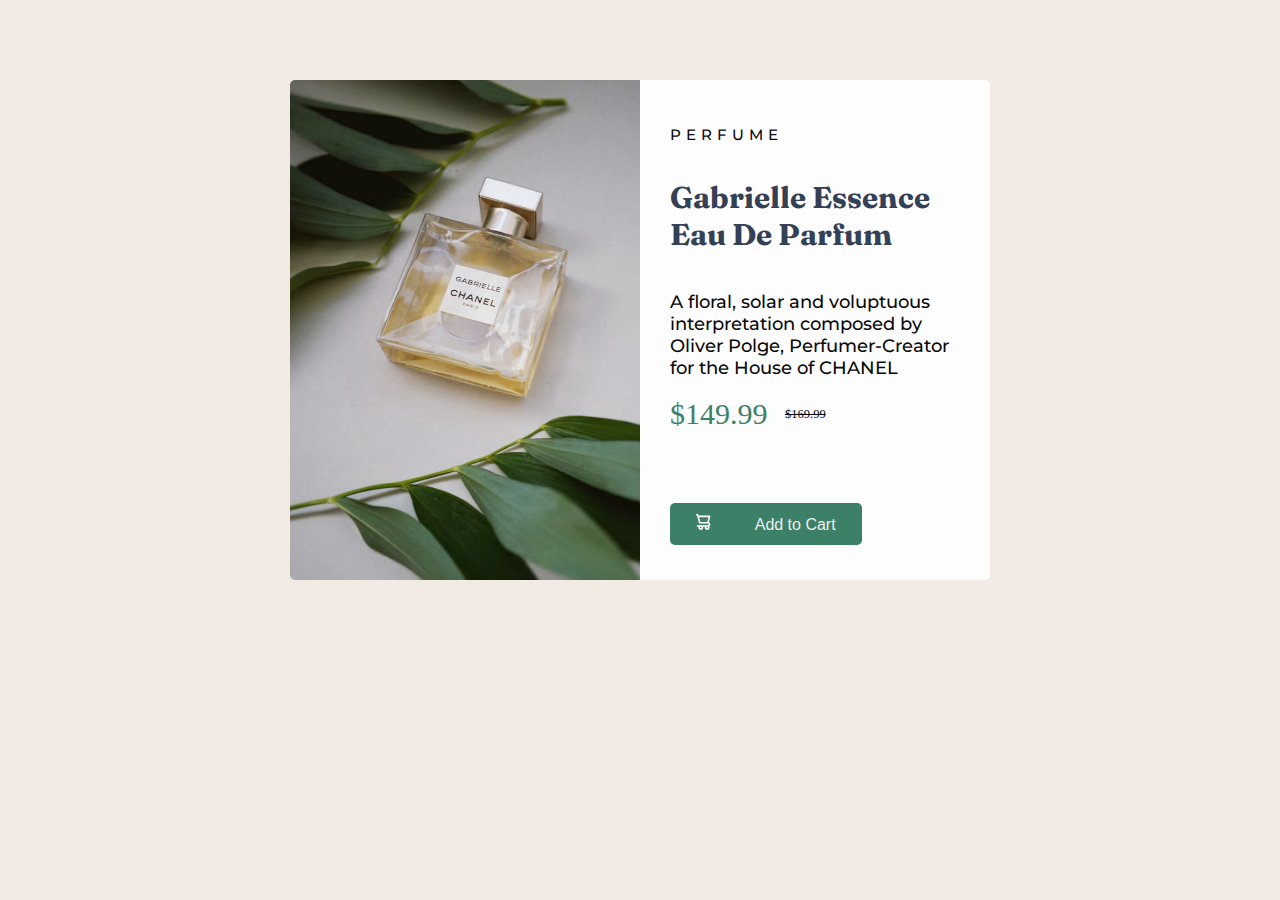
<file: product-preview-card-component-main/index.html>
<html>

<head>

    <link rel="stylesheet" href="https://cdnjs.cloudflare.com/ajax/libs/font-awesome/4.7.0/css/font-awesome.min.css">
    <link href="style.css" type="text/css" rel="stylesheet" />
    <title> Card Challange</title>
</head>

<body>



    <div id="container">


        <div class="product-image">

            <img src="images/image-product-desktop.jpg" alt="">

        </div>

        <div class="product-details">
            <p id="category"> PERFUME</p>

            <h1> Gabrielle Essence Eau De Parfum</h1>

            <p id="information"> A floral, solar and voluptuous interpretation composed by Oliver Polge,
                Perfumer-Creator for the House of CHANEL</p>
            <span id="new-price">$149.99
            </span>
            <span id="old-price"><sup><del> $169.99</del></sup>
            </span>

            <div class="control">

                <button class="btn">
                    <span> <svg width="15" height="16" xmlns="http://www.w3.org/2000/svg">
                            <path
                                d="M14.383 10.388a2.397 2.397 0 0 0-1.518-2.222l1.494-5.593a.8.8 0 0 0-.144-.695.8.8 0 0 0-.631-.28H2.637L2.373.591A.8.8 0 0 0 1.598 0H0v1.598h.983l1.982 7.4a.8.8 0 0 0 .799.59h8.222a.8.8 0 0 1 0 1.599H1.598a.8.8 0 1 0 0 1.598h.943a2.397 2.397 0 1 0 4.507 0h1.885a2.397 2.397 0 1 0 4.331-.376 2.397 2.397 0 0 0 1.12-2.021ZM11.26 7.99H4.395L3.068 3.196h9.477L11.26 7.991Zm-6.465 6.392a.8.8 0 1 1 0-1.598.8.8 0 0 1 0 1.598Zm6.393 0a.8.8 0 1 1 0-1.598.8.8 0 0 1 0 1.598Z"
                                fill="#FFF" />
                        </svg></span>
                    <span id="add-to-cart"> Add to Cart</span>


                </button>
            </div>
        </div>
    </div>
</body>

</html>
</file>
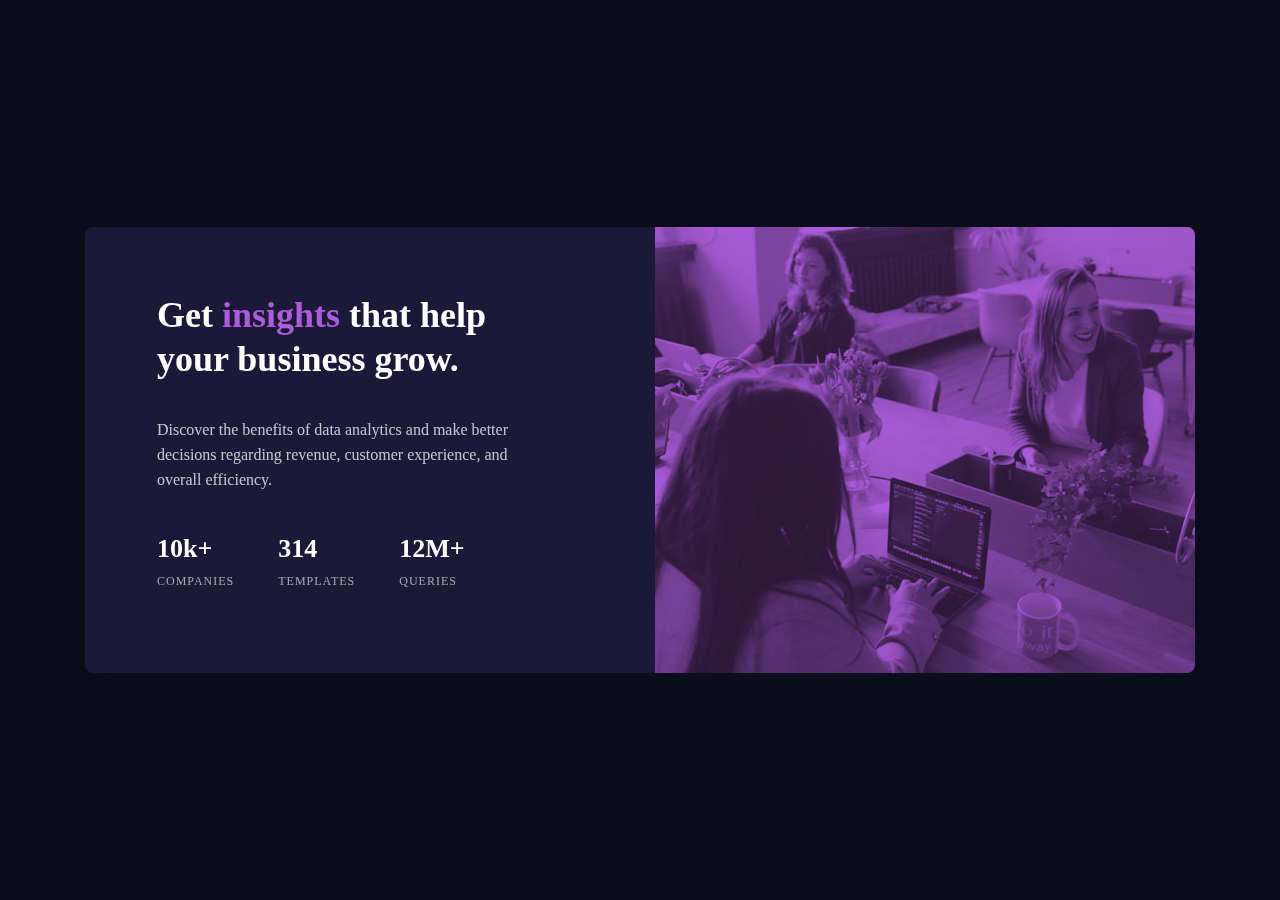
<file: stats-preview-card-component-main/index.html>
<!DOCTYPE html>
<html lang="en">
  <head>
    <meta charset="UTF-8" />
    <meta name="viewport" content="width=device-width, initial-scale=1.0" />
  </head>
  <style>
    @media only screen and (min-width: 600px) {
       ul {
      list-style-type: none;
      padding-inline-start: 0px;
    }

    ul li {
      display: inline-block;
    margin-right: 40px;
    
}

    .container {
      display: flex;
      border-radius: 8px;
      box-shadow: 0px 20px 20px -10px rgba(23, 25, 41, 0.2);
      flex-direction: row;
      background: #1b1937;
      width: 1110px;
      height: 446px;
      position: absolute;
      top: 0;
      right: 0;
      bottom: 0;
      left: 0;
      margin: auto;
    }
    .title {
      color: #fff;
      font-family: Inter;
      font-size: 36px;
      font-style: normal;
      font-weight: 700;
      line-height: 44px;
  
    }
    .mainText {
      color: #fff;
      font-family: Inter;
      font-size: 16px;
      font-style: normal;
      font-weight: 400;
      line-height: 25px; /* 166.667% */
      opacity: 0.75;
   
   
    }

    .rightSide {
      background-color: #ab5cdb;
      border-top-right-radius: 8px;
      border-bottom-right-radius: 8px;
    }
   .leftSide {

    padding-left: 72px;
    padding-right: 100px;
    padding-top: 30px;

}
    img {
      opacity: 0.7511;
      background: url("images/image-header-desktop.jpg"),
        lightgray 0px 0px / 100% 100% no-repeat;
      mix-blend-mode: multiply;
      flex-shrink: 0;
    }
    .text1 {
      color: #fff;
      font-family: Inter;
      font-size: 26px;
      font-style: normal;
      font-weight: 700;
      line-height: normal;
      margin-block-end: 0px;
   

     
    }

    .text2 {
      color: #fff;
      font-family: Lexend Deca;
      font-size: 12px;
      font-style: normal;
      font-weight: 400;
      line-height: 25px; /* 208.333% */
      letter-spacing: 1px;
      text-transform: uppercase;
      opacity: 0.6;
      margin-top: 5px;
    }
  
}
@media only screen and (max-width: 900px) {
       ul {
      list-style-type: none;
      padding-inline-start: 0px;
    }

    ul li {
      display: block;

    
}

    .container {
      display: flex;
      border-radius: 8px;
     max-width: 100%;
      height:auto;
      flex-shrink: 0;
      box-shadow: 0px 20px 20px -10px rgba(23, 25, 41, 0.2);
      flex-direction: column-reverse;
      background: #1b1937;
   }

    .title {
    color: #FFF;
    font-family: Inter;
    font-size: 28px;
    font-style: normal;
    font-weight: 700;
    line-height: 32px;
    text-align: center;
  
    }
    .mainText {
      color: #fff;
      font-family: Inter;
      font-size: 16px;
      font-style: normal;
      font-weight: 400;
      line-height: 25px;
      opacity: 0.75;
      text-align: center;
   
    }

    .rightSide {
      background-color: #ab5cdb;
 

    }
 
    .responsive{
      opacity: 0.7511;
      background: url("images/image-header-desktop.jpg"),
        lightgray 0px 0px / 100% 100% no-repeat;
      mix-blend-mode: multiply;
      flex-shrink: 0;
      width: 100%;
     height: auto;
     border-top-right-radius: 8px;
      border-top-left-radius: 8px;
    }
    .text1 {
      color: #fff;
      font-family: Inter;
      font-size: 26px;
      font-style: normal;
      font-weight: 700;
      line-height: normal;
      margin-block-end: 0px;
      text-align: center;
   

     
    }

    .text2 {
      color: #fff;
      font-family: Lexend Deca;
      font-size: 12px;
      font-style: normal;
      font-weight: 400;
      line-height: 25px; /* 208.333% */
      letter-spacing: 1px;
      text-transform: uppercase;
      opacity: 0.6;
      margin-top: 5px;
      text-align: center;

    }

  
}
   

  </style>

  <body style="background-color: #0a0c1c">
    <div class="container">
      <div class="leftSide">
        <p class="title">
          Get <span style="color: #ab5cdb">insights</span> that help your
          business grow.
        </h3>
        <p class="mainText">
          Discover the benefits of data analytics and make better decisions
          regarding revenue, customer experience, and overall efficiency.
        </p>

        <ul>
          <li>
            <p class="text1">10k+</p>
            <p class="text2">COMPANIES</p>
          </li>
          <li>
            <p class="text1">314</p>
            <p class="text2">TEMPLATES</p>
          </li>
          <li>
            <p class="text1">12M+</p>
            <p class="text2">QUERIES</p>
          </li>
        </ul>
      </div>

      <div class="rightSide">
        <img src="images/image-header-desktop.jpg" alt="" class="responsive" />
      </div>
    </div>
  </body>
</html>
</file>
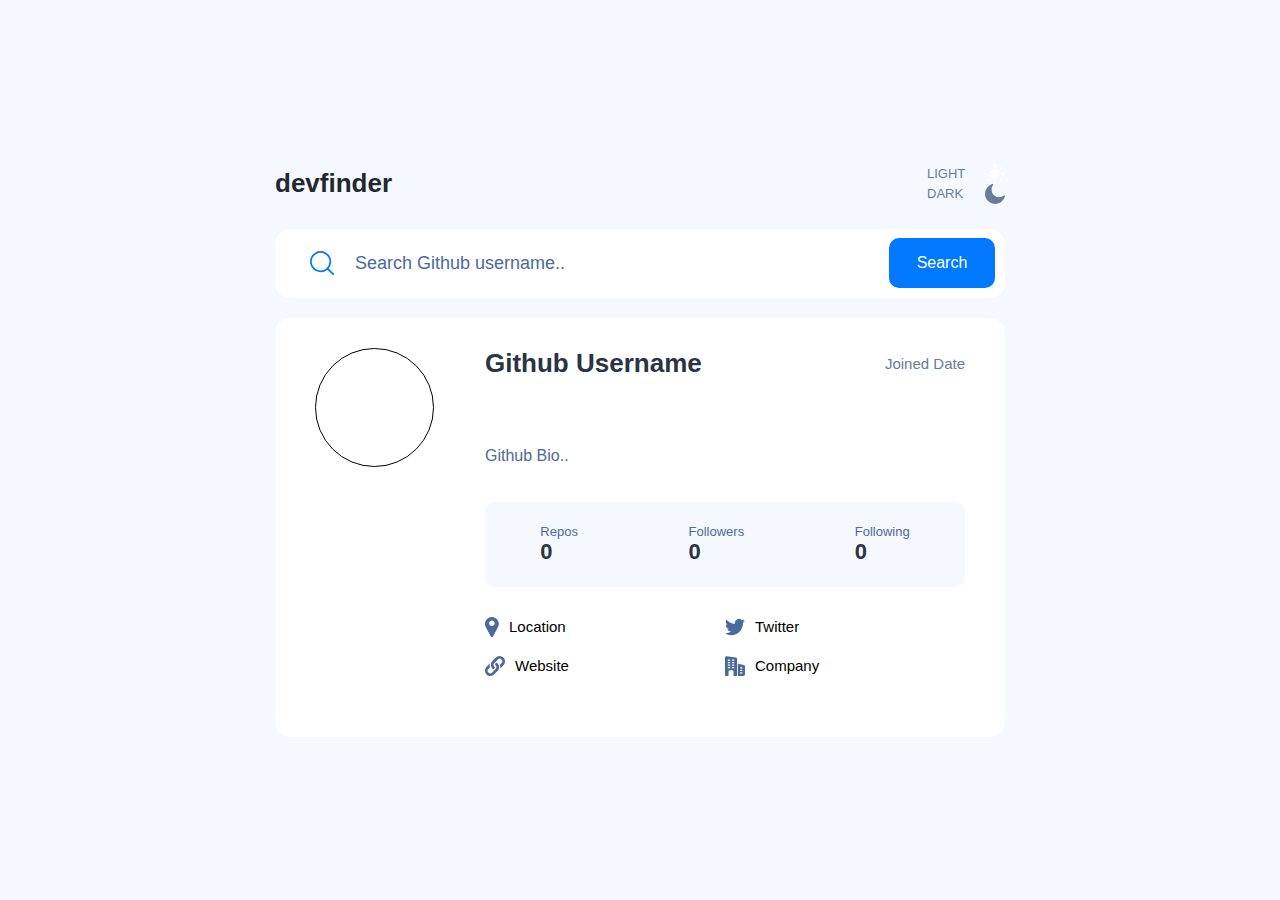
<file: user-search/index.html>
<!DOCTYPE html>
<html lang="en">

<head>
    <meta charset="UTF-8">
    <meta name="viewport" content="width=device-width, initial-scale=1.0">

    <link rel="icon" type="image/png" sizes="32x32" href="./assets/favicon-32x32.png">
    <link rel="stylesheet" href="style.css">

    <title>Frontend Mentor | GitHub user search app</title>
</head>

<body>
    <header>
        <div class="head"> devfinder</div>
        <div class="light-dark mode">
            <button class="color-button lightButton">

                LIGHT
                <img src="assets/icon-sun.svg" alt="">
            </button>
            <button class="color-button darkButton">

                DARK
                <img src="assets/icon-moon.svg" alt="">
            </button>

        </div>
    </header>
    <div class="search">
        <div class="searchText">
            <img src="assets/icon-search.svg" alt="">
            <input class="searchInput" type="text" placeholder="Search Github username..">
        </div>
        <div class="searchButton">Search</div>
    </div>

    <div class="resultBody">
        <div class="githubHead">
            <div class="mainImage"></div>
            <div class="githubInfo">
                <div class="githubUser">Github Username</div>
                <div class="githubUserName"> <a href="@githubusername"></a></div>
                <div class="githubJoinedDate">Joined Date</div>
            </div>
        </div>
        <div class="githubFact">
            <div class="githubBio">Github Bio..</div>

            <div class="githubRepo">
                <div class="repos">
                    <div class="repoHeading">Repos</div>
                    <div class="repoTotal">0</div>
                </div>

                <div class="followers">
                    <div class="followersHeading">Followers</div>
                    <div class="followersTotal">0</div>
                </div>

                <div class="following">
                    <div class="followingHeading">Following</div>
                    <div class="followingTotal">0</div>
                </div>

            </div>

            <div class="githubSocial">
                <div class="location">
                    <img src="assets/icon-location.svg" alt="">
                    <p class="locationText">Location</p>
                </div>
                <div class="twitter">
                    <img src="assets/icon-twitter.svg" alt="">
                    <p class="twitterText">Twitter</p>
                </div>
                <div class="website">
                    <img src="assets/icon-website.svg" alt="">
                    <p class="websiteText">Website</p>
                </div>
                <div class="company">
                    <img src="assets/icon-company.svg" alt="">
                    <p class="companyText">Company</p>
                </div>
            </div>

        </div>
    </div>







    <script src="index.js"></script>
</body>

</html>


<!-- 
  devfinder

  Light
  Dark

  Search GitHub username...
  Search

  Joined

  Repos
  Followers
  Following -->
</file>
<file: product-preview-card-component-main/style.css>
@import url('https://fonts.googleapis.com/css2?family=Montserrat:wght@200;900&family=Open+Sans:ital,wght@0,300;0,400;0,500;1,300;1,400&display=swap');
@import url('https://fonts.googleapis.com/css2?family=Fraunces:opsz,wght@9..144,700&family=Montserrat:wght@200;900&family=Open+Sans:ital,wght@0,300;0,400;0,500;1,300;1,400&display=swap');

body {
	background-color: hsl(30, 38%, 92%);
}

#container {
	background: rgba(255, 255, 255, 0.90);
	text-align: left;
	border-radius: 5px;
	overflow: hidden;
	margin: 5em auto;
	height: 500px;
	width: 700px;
}



.product-details {
	position: relative;
	text-align: left;
	overflow: hidden;
	padding: 30px;
	height: 100%;
	float: left;
	width: 40%;
}

#container .product-details h1 {
	font-family: 'Fraunces';
	display: inline-block;
	position: relative;
	font-size: 30px;
	color: #344055;
	font-weight: 700;
}




#container .product-details>p {
	font-family: "Montserrat";
	color: #080808;
	font-weight: 500;


}

#information {
	font-family: "Montserrat";
	color: #7d7d7d;
	font-weight: 700;
	font-size: 18px
}

#category {
	letter-spacing: 5px;
	font-size: 15px;
	font-weight: 500;
}


.btn {
	background: hsl(158, 36%, 37%);
	border-radius: 5px;
	border: none;
	color: #eee;
	position: absolute;
	bottom: 17%;
}


.btn span {

	display: inline-block;
	padding: 10px 20px;
	font-size: 1.2em;
}



.product-image {
	position: relative;
	overflow: hidden;
	height: 100%;
	float: left;
	width: 50%;
}

#container img {
	width: 100%;
	height: 100%;
}


#old-price {
	font-size: 15px;
	padding-left: 10px;


}

#new-price {
	color: hsl(158, 36%, 37%);
	font-size: 19;
	font-size: 30px;
}
</file>
<file: user-search/style.css>
* {
    margin: 0;
    padding: 0;
}

:root {
    --body-background-color: #f6f8ff;
    --head-color: #222731;
    --darklight-color: #697c9a;
    --search-background-color: white;
    --search-color: #4b6a9b;
    --black: black;
    --follow-color: #4b6a9b;
    --followTotal-color: #2b3442;

}


body {
    background-color: var(--body-background-color);
    width: 100%;
    height: 100vh;
    display: flex;
    flex-direction: column;
    justify-content: center;
    align-items: center;
    font-family: "Libre Franklin", sans-serif;
    font-family: "Outfit", sans-serif;
    font-family: "Red Hat Text", sans-serif;
    font-family: "Space Mono", sans-serif;

}

header {
    display: flex;
    justify-content: space-between;
    align-items: center;
    width: 730px;
    margin-bottom: 25px;

}

.head {
    font-size: 26px;
    font-weight: bold;
    color: var(--head-color);

}

.color-button {
    font-size: 13px;
    outline: none;
    background-color: var(--body-background-color);
    border: none;
    cursor: pointer;
    color: var(--darklight-color);
    display: flex;
    align-items: center;
    width: 78px;
    justify-content: space-between;

}

.dark img,
.light img {
    width: 20px;
    height: 20px;
}

.search {
    height: 69px;
    width: 730px;
    background-color: var(--search-background-color);
    border-radius: 15px;
    display: flex;
    align-items: center;
    justify-content: space-between;
}

.searchText {
    display: flex;
    align-items: center;
    height: 100%;

}

.searchText img {
    margin-left: 35px;

}

.searchText input {
    margin-left: 20px;
    height: 100%;
    width: 500px;
    border: none;
    outline: none;
    font-size: 18px;
    color: var(--search-color);
    background-color: var(--search-background-color);

}

::placeholder {
    color: var(--search-color);
    opacity: 1;

}

.searchButton {

    height: 50px;
    width: 106px;
    background-color: #0079ff;
    border-radius: 10px;
    display: flex;
    justify-content: center;
    align-items: center;
    color: white;
    font-size: 16px;
    margin-right: 10px;
    cursor: pointer;

}

.resultBody {
    background-color: var(--search-background-color);
    width: 730px;
    height: 419px;
    border-radius: 15px;
    margin-top: 20px;
    display: flex;
    flex-direction: column;
    align-items: center;

}

.resultBody .mainImage {
    width: 117px;
    height: 117px;
    border: 1px solid var(--black);
    border-radius: 117px;
    object-fit: contain;
}

.resultBody .mainImage img {
    object-fit: contain;
    width: 117px;
    height: 117px;
    border-radius: 117px;

}

.githubHead {
    display: flex;
    align-items: center;
    justify-content: space-between;
    width: 650px;
    margin-top: 30px;

}

.githubInfo {
    height: 100%;
    width: 480px;
    position: relative;

}

.githubUser {
    font-size: 26px;
    font-weight: bold;
    color: var(--followTotal-color);

}

.githubJoinedDate {
    position: absolute;
    top: 7px;
    right: 0;
    font-size: 15px;
    color: var(--darklight-color);

}

.githubUserName {
    margin-top: 5px;


}

.githubUserName a {
    font-size: 16px;
    color: #0079ff;
    text-decoration: none;

}

.githubFact {
    width: 650px;
    display: flex;
    flex-direction: column;
    align-items: flex-end;

}

.githubBio {
    width: 480px;
    height: 25px;
    color: var(--search-color);
    margin-top: -20px;
    margin-bottom: 30px;

}

.githubRepo {
    display: flex;
    align-items: center;
    justify-content: space-around;
    background-color: var(--body-background-color);
    height: 85px;
    width: 480px;
    border-radius: 10px;

}

.repoHeading,
.followersHeading,
.followingHeading {
    font-size: 13px;
    color: var(--follow-color);
}

.repoTotal,
.followersTotal,
.followingTotal {
    font-size: 22px;
    color: var(--followTotal-color);
    font-weight: bold;

}

.githubSocial {
    display: grid;
    grid-template-columns: 240px 240px;
    row-gap: 1.2rem;
    color: var(--social-color);
    margin-top: 30px;

}

.location,
.twitter,
.website,
.company {
    display: flex;
    align-items: center;
    font-size: 15px;

}

.location img,
.twitter img,
.website img,
.company img {
    margin-right: 10px;

}

@media screen and (max-width:769px) {

    header,
    .search {
        width: 574px;
    }

    .searchText input {
        width: 400px;

    }

    .resultBody {
        width: 573px;
        height: 481px;
    }

    .githubHead,
    .guthubRepo,
    .githubSocial {
        width: 493px;

    }

    .githubInfo {
        width: 350px;

    }

    .githubJoinedDate {
        top: 70px;
        left: 0;
    }

    .githubFact {
        width: 493px;
        align-items: flex-start;

    }

    .githubFact {
        margin-top: 25px;

    }

}

@media screen and (max-width:415px) {

    header,
    .search {
        width: 327px;
        margin-left: 10px;
        height: 60px;

    }

    .searchText input {
        width: 160px;
        font-size: 12px;

    }

    .searchText img {
        margin-left: 15px;
    }

    .searchButton {
        width: 84px;
        height: 46px;
        font-size: 12px;
    }

    .resultBody {
        width: 327px;
    }

    .githubFact,
    .githubHead {
        width: 279px;
    }

    .resultBody .mainImage {
        width: 60px;
        height: 60px;

    }

    .resultBody .mainImage img {
        width: 60px;
        height: 60px;

    }

    .githubInfo {
        width: 200px;

    }

    .githubUser {
        font-size: 18px;

    }

    .githubUserName {
        margin-top: -5px;
    }

    .githubJoinedDate {
        top: 48px;
    }

    .githubUserName a,
    .githubJoinedDate,
    .githubBio {
        font-size: 12px;
    }

    .githubBio {
        margin-top: 25px;
    }

    .githubRepo {
        width: 279px;

    }

    .githubSocial {
        grid-template-columns: 279px;

    }

    .repoTotal,
    .followerTotal,
    .followerTotal {
        text-align: center;
    }
}
</file>
